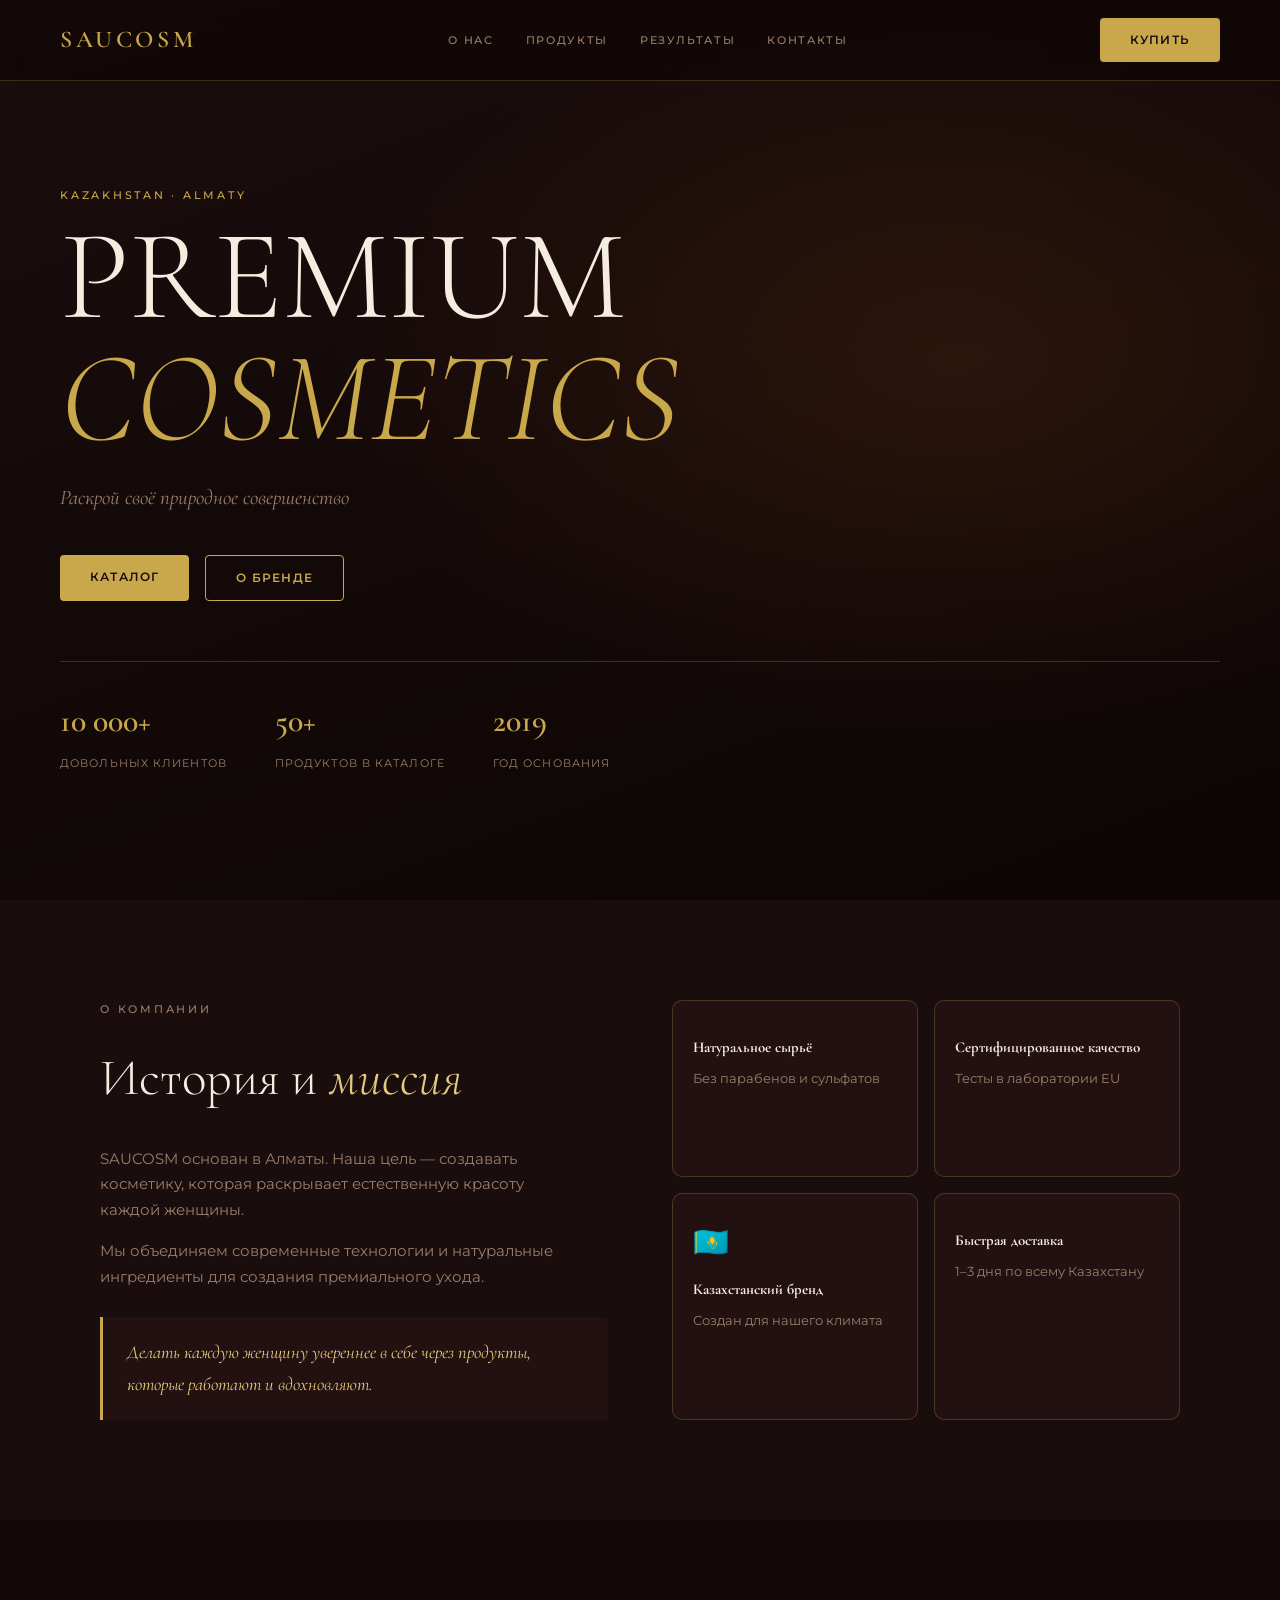
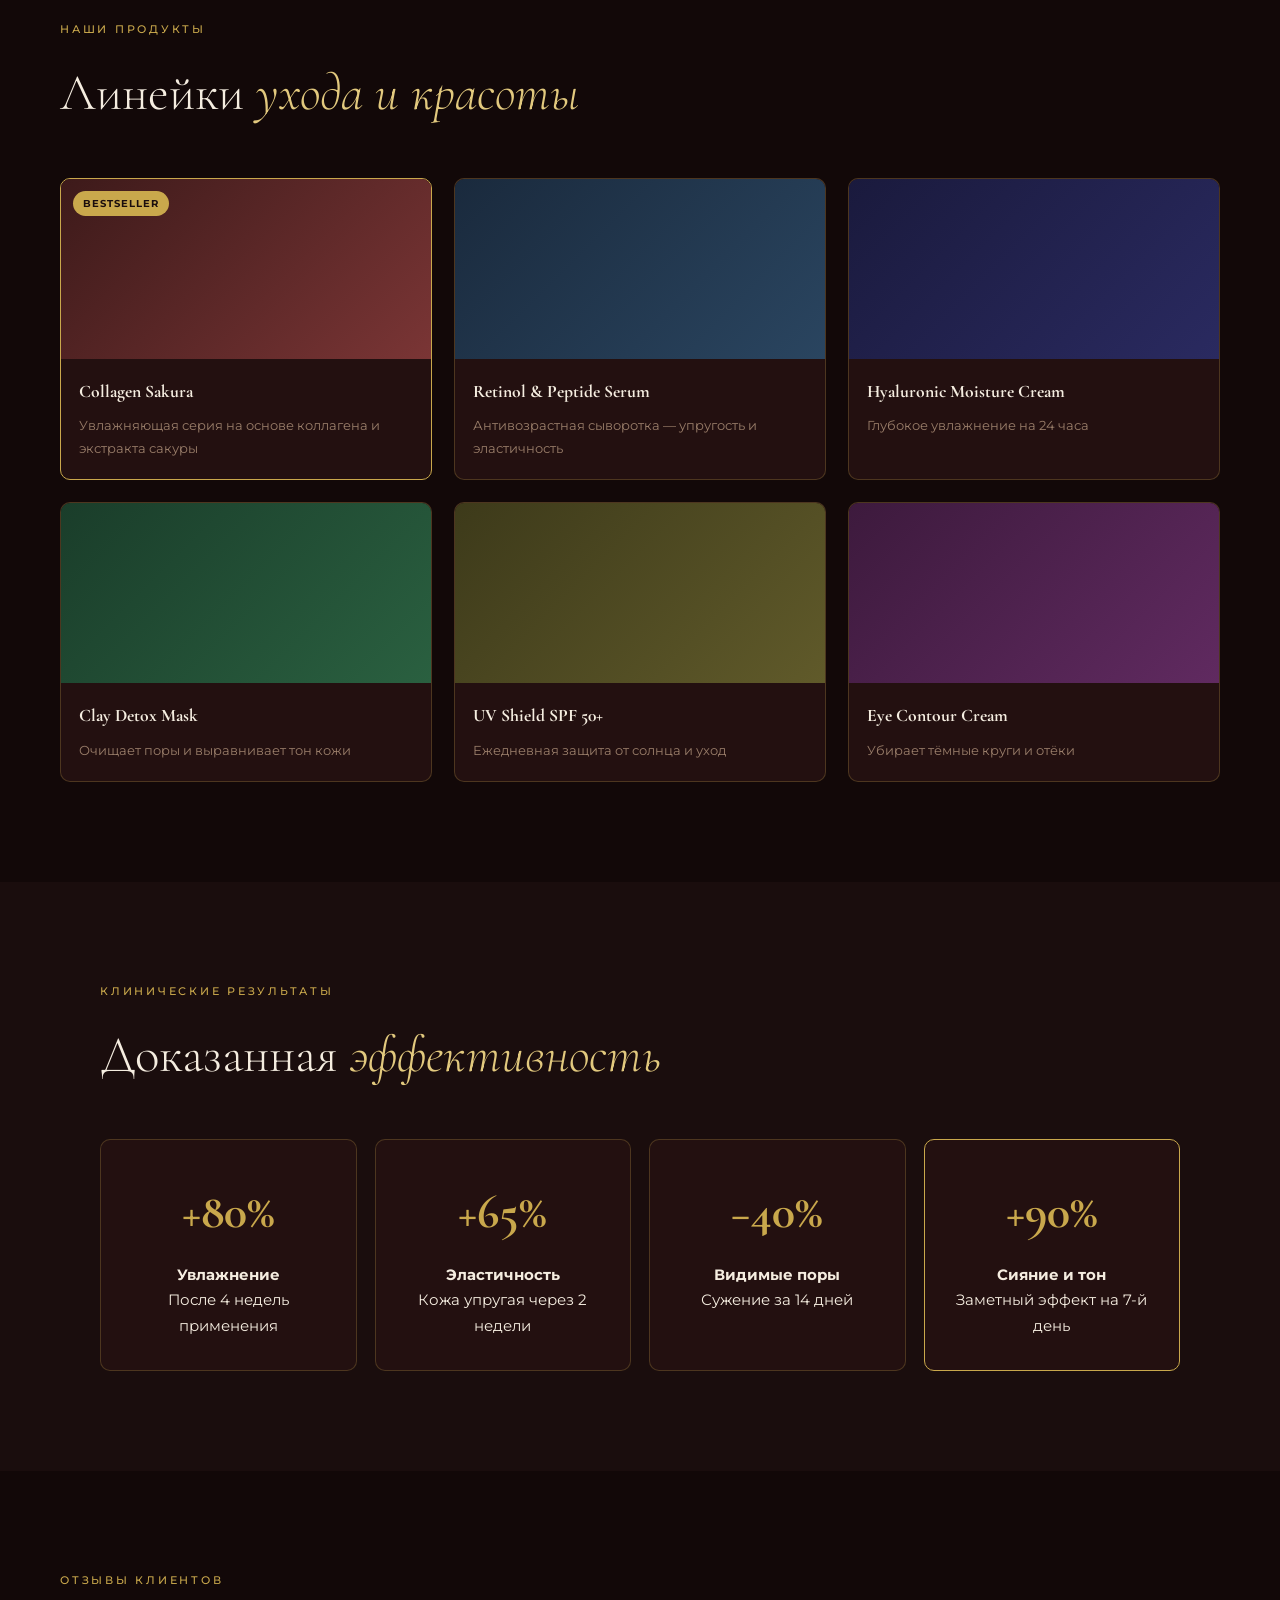
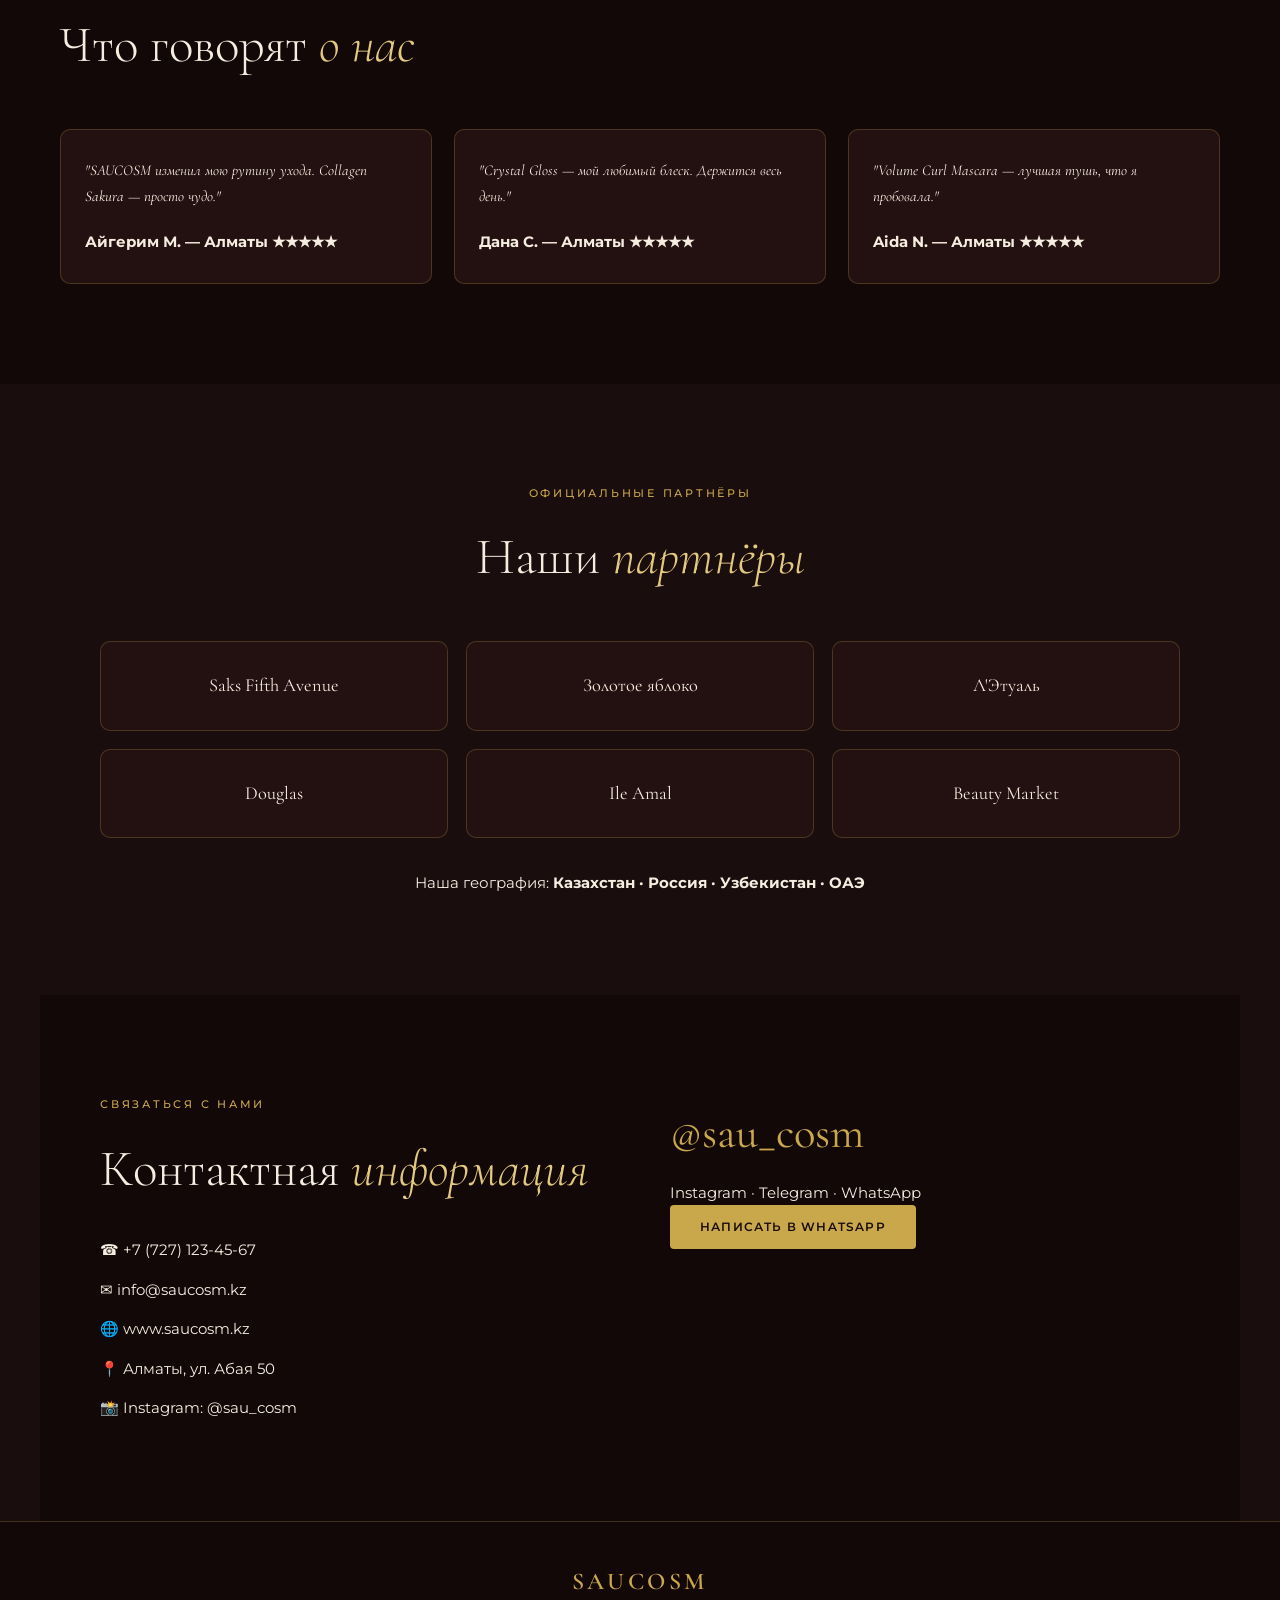
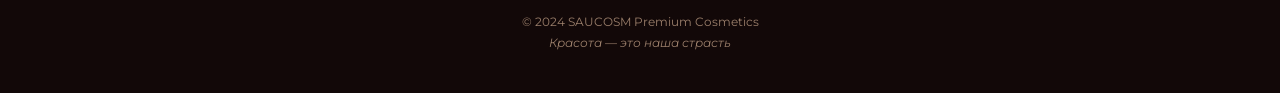
<file: index.html>
<!DOCTYPE html>
<html lang="ru">

<head>
  <meta charset="UTF-8">
  <meta name="viewport" content="width=device-width, initial-scale=1.0">
  <title>SAUCOSM — Premium Cosmetics</title>

  <link rel="stylesheet" href="style.css">

  <link href="https://fonts.googleapis.com/css2?family=Cormorant+Garamond:wght@300;400;500;600;700&family=Montserrat:wght@300;400;500;600&display=swap" rel="stylesheet">
</head>

<body>

  <!-- HEADER -->

  <header class="header">
    <div class="logo">SAUCOSM</div>

    <nav>
      <a href="#about">О нас</a>
      <a href="#products">Продукты</a>
      <a href="#results">Результаты</a>
      <a href="#contact">Контакты</a>
    </nav>

    <a href="#contact" class="btn-gold">Купить</a>
  </header>

  <!-- HERO -->

  <section class="hero">
    <p class="eyebrow">Kazakhstan · Almaty</p>

    <h1>
      PREMIUM<br>
      <em>COSMETICS</em>
    </h1>

    <p class="tagline">
      Раскрой своё природное совершенство
    </p>

    <div class="hero-buttons">
      <a href="#products" class="btn-gold">Каталог</a>
      <a href="#about" class="btn-outline">О бренде</a>
    </div>

    <div class="stats">

      <div class="stat">
        <strong>10 000+</strong>
        <span>Довольных клиентов</span>
      </div>

      <div class="stat">
        <strong>50+</strong>
        <span>Продуктов в каталоге</span>
      </div>

      <div class="stat">
        <strong>2019</strong>
        <span>Год основания</span>
      </div>

    </div>
  </section>

  <!-- ABOUT -->

  <section class="about" id="about">

    <div class="about-text">

      <p class="eyebrow">О компании</p>

      <h2>
        История и <em>миссия</em>
      </h2>

      <p>
        SAUCOSM основан в Алматы. Наша цель —
        создавать косметику, которая раскрывает
        естественную красоту каждой женщины.
      </p>

      <p>
        Мы объединяем современные технологии
        и натуральные ингредиенты для создания
        премиального ухода.
      </p>

      <blockquote>
        Делать каждую женщину увереннее в себе через продукты,
        которые работают и вдохновляют.
      </blockquote>

    </div>

    <div class="about-cards">

      <div class="card">
        <span class="icon"></span>
        <h4>Натуральное сырьё</h4>
        <p>Без парабенов и сульфатов</p>
      </div>

      <div class="card">
        <span class="icon"></span>
        <h4>Сертифицированное качество</h4>
        <p>Тесты в лаборатории EU</p>
      </div>

      <div class="card">
        <span class="icon">🇰🇿</span>
        <h4>Казахстанский бренд</h4>
        <p>Создан для нашего климата</p>
      </div>

      <div class="card">
        <span class="icon"></span>
        <h4>Быстрая доставка</h4>
        <p>1–3 дня по всему Казахстану</p>
      </div>

    </div>
  </section>

  <!-- PRODUCTS -->

  <section class="products" id="products">

    <p class="eyebrow">Наши продукты</p>

    <h2>
      Линейки <em>ухода и красоты</em>
    </h2>

    <div class="product-grid">

      <div class="product-card featured">
        <div class="product-img img1"></div>

        <h3>Collagen Sakura</h3>

        <p>
          Увлажняющая серия на основе
          коллагена и экстракта сакуры
        </p>
      </div>

      <div class="product-card">
        <div class="product-img img2"></div>

        <h3>Retinol & Peptide Serum</h3>

        <p>
          Антивозрастная сыворотка —
          упругость и эластичность
        </p>
      </div>

      <div class="product-card">
        <div class="product-img img3"></div>

        <h3>Hyaluronic Moisture Cream</h3>

        <p>
          Глубокое увлажнение на 24 часа
        </p>
      </div>

      <div class="product-card">
        <div class="product-img img4"></div>

        <h3>Clay Detox Mask</h3>

        <p>
          Очищает поры и выравнивает тон кожи
        </p>
      </div>

      <div class="product-card">
        <div class="product-img img5"></div>

        <h3>UV Shield SPF 50+</h3>

        <p>
          Ежедневная защита от солнца и уход
        </p>
      </div>

      <div class="product-card">
        <div class="product-img img6"></div>

        <h3>Eye Contour Cream</h3>

        <p>
          Убирает тёмные круги и отёки
        </p>
      </div>

    </div>
  </section>

  <!-- RESULTS -->

  <section class="results" id="results">

    <p class="eyebrow">Клинические результаты</p>

    <h2>
      Доказанная <em>эффективность</em>
    </h2>

    <div class="results-grid">

      <div class="result-card">
        <strong>+80%</strong>
        <h4>Увлажнение</h4>
        <p>После 4 недель применения</p>
      </div>

      <div class="result-card">
        <strong>+65%</strong>
        <h4>Эластичность</h4>
        <p>Кожа упругая через 2 недели</p>
      </div>

      <div class="result-card">
        <strong>−40%</strong>
        <h4>Видимые поры</h4>
        <p>Сужение за 14 дней</p>
      </div>

      <div class="result-card gold-card">
        <strong>+90%</strong>
        <h4>Сияние и тон</h4>
        <p>Заметный эффект на 7-й день</p>
      </div>

    </div>
  </section>

  <!-- REVIEWS -->

  <section class="reviews">

    <p class="eyebrow">Отзывы клиентов</p>

    <h2>
      Что говорят <em>о нас</em>
    </h2>

    <div class="reviews-grid">

      <div class="review-card">
        <p>
          "SAUCOSM изменил мою рутину ухода.
          Collagen Sakura — просто чудо."
        </p>

        <strong>Айгерим М. — Алматы ★★★★★</strong>
      </div>

      <div class="review-card">
        <p>
          "Crystal Gloss — мой любимый блеск.
          Держится весь день."
        </p>

        <strong>Дана С. — Алматы ★★★★★</strong>
      </div>

      <div class="review-card">
        <p>
          "Volume Curl Mascara —
          лучшая тушь, что я пробовала."
        </p>

        <strong>Aida N. — Алматы ★★★★★</strong>
      </div>

    </div>
  </section>

  <!-- PARTNERS -->

  <section class="partners">

    <p class="eyebrow">Официальные партнёры</p>

    <h2>
      Наши <em>партнёры</em>
    </h2>

    <div class="partners-grid">

      <div class="partner">Saks Fifth Avenue</div>
      <div class="partner">Золотое яблоко</div>
      <div class="partner">Л'Этуаль</div>
      <div class="partner">Douglas</div>
      <div class="partner">Ile Amal</div>
      <div class="partner">Beauty Market</div>

    </div>

    <p class="geography">
      Наша география:
      <strong>
        Казахстан · Россия · Узбекистан · ОАЭ
      </strong>
    </p>

  </section>

  <!-- CONTACT -->

  <section class="contact" id="contact">

    <div class="contact-info">

      <p class="eyebrow">Связаться с нами</p>

      <h2>
        Контактная <em>информация</em>
      </h2>

      <ul>
        <li>☎ +7 (727) 123-45-67</li>
        <li>✉ info@saucosm.kz</li>
        <li>🌐 www.saucosm.kz</li>
        <li>📍 Алматы, ул. Абая 50</li>
        <li>📸 Instagram: @sau_cosm</li>
      </ul>

    </div>

    <div class="contact-social">

      <p class="handle">@sau_cosm</p>

      <p>
        Instagram · Telegram · WhatsApp
      </p>

      <a
        href="https://wa.me/77271234567"
        class="btn-gold"
        target="_blank"
      >
        Написать в WhatsApp
      </a>

    </div>

  </section>

  <!-- FOOTER -->

  <footer>

    <p class="logo">SAUCOSM</p>

    <p>
      © 2024 SAUCOSM Premium Cosmetics
    </p>

    <p>
      <em>Красота — это наша страсть</em>
    </p>

  </footer>

</body>
</html>
</file>
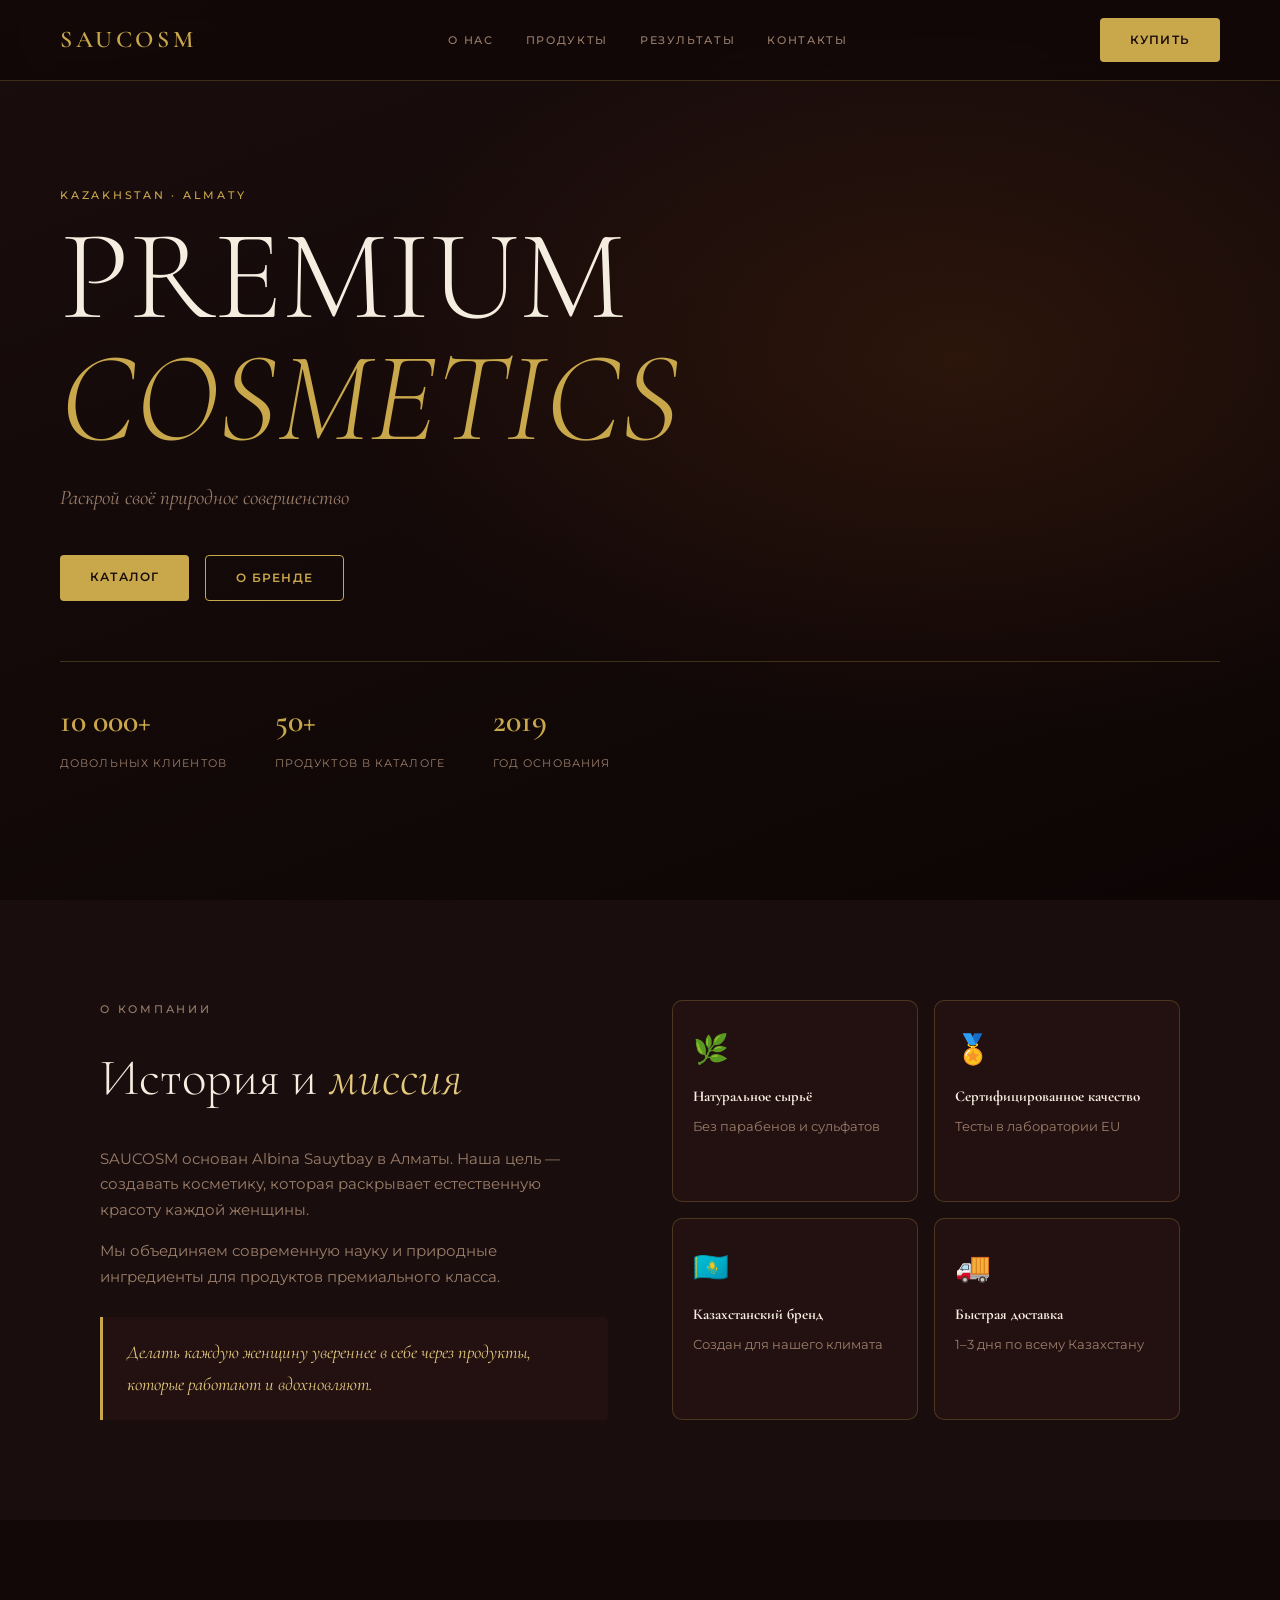
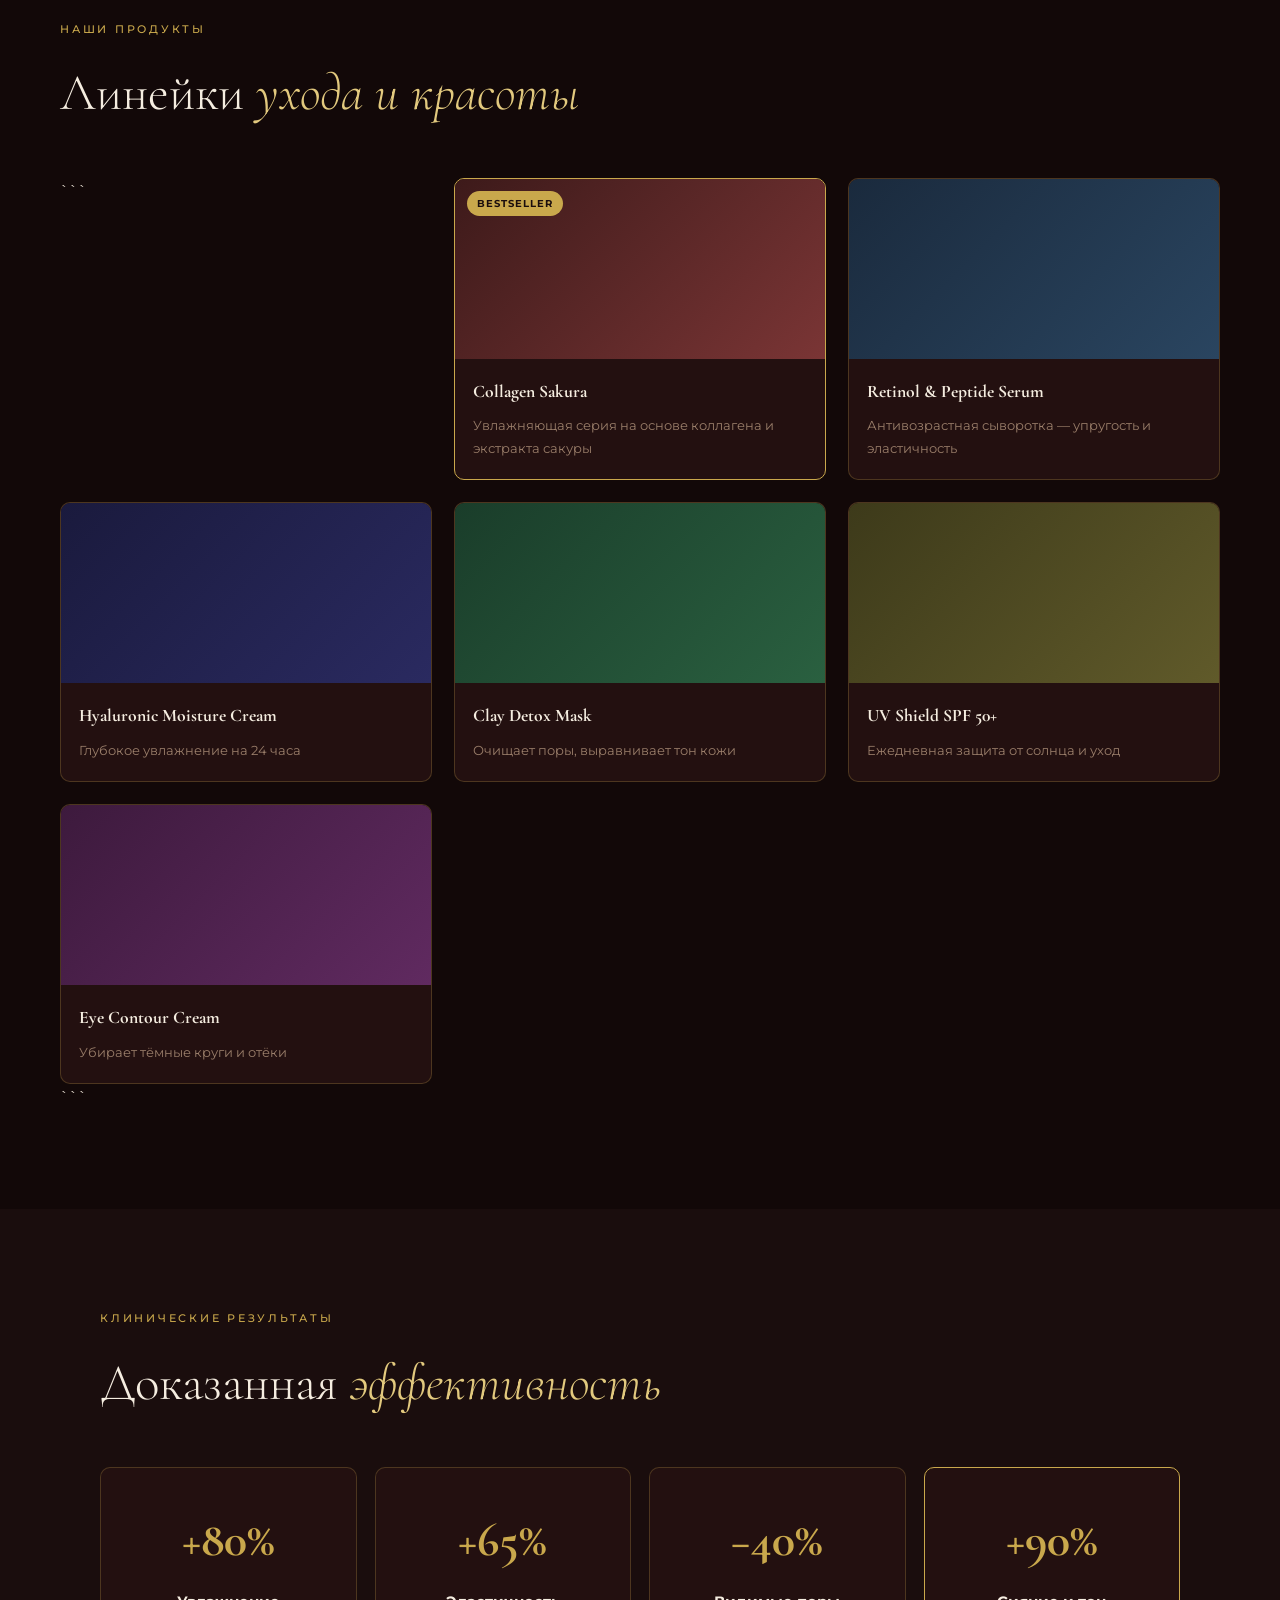
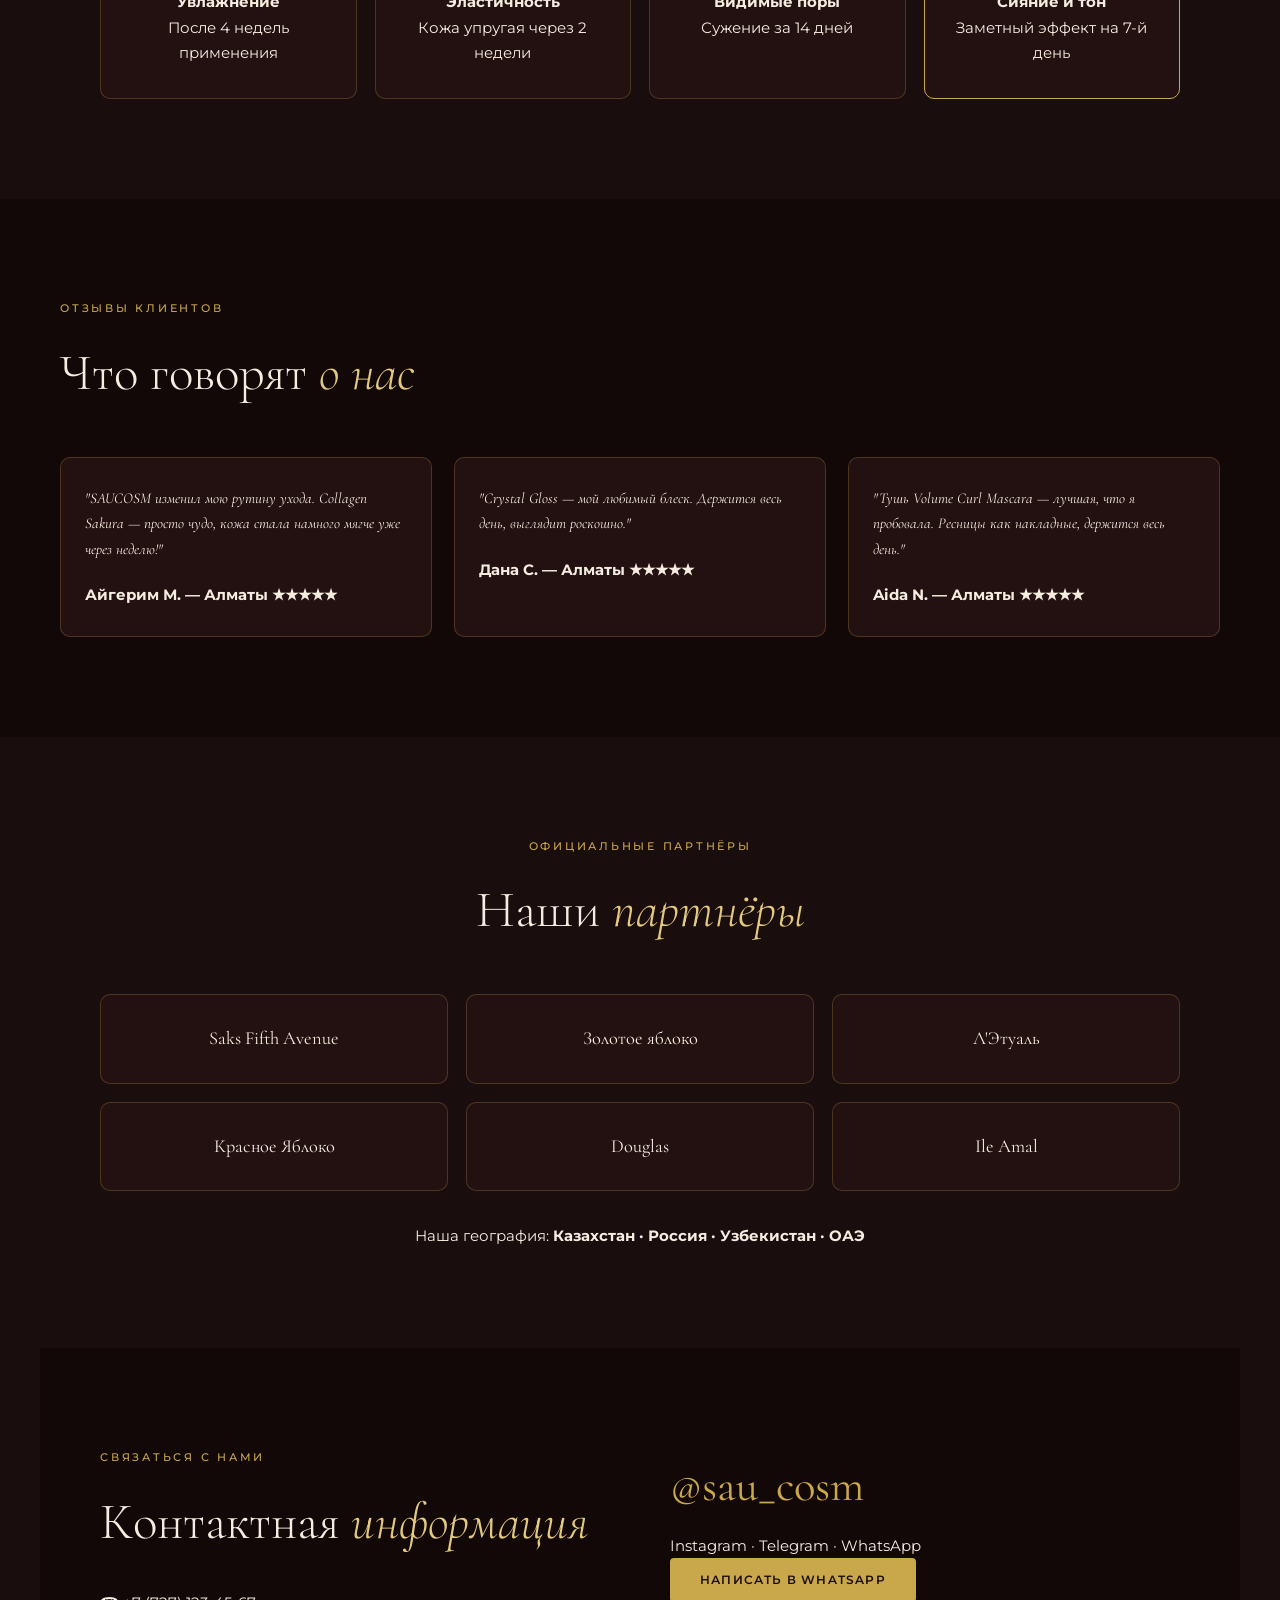
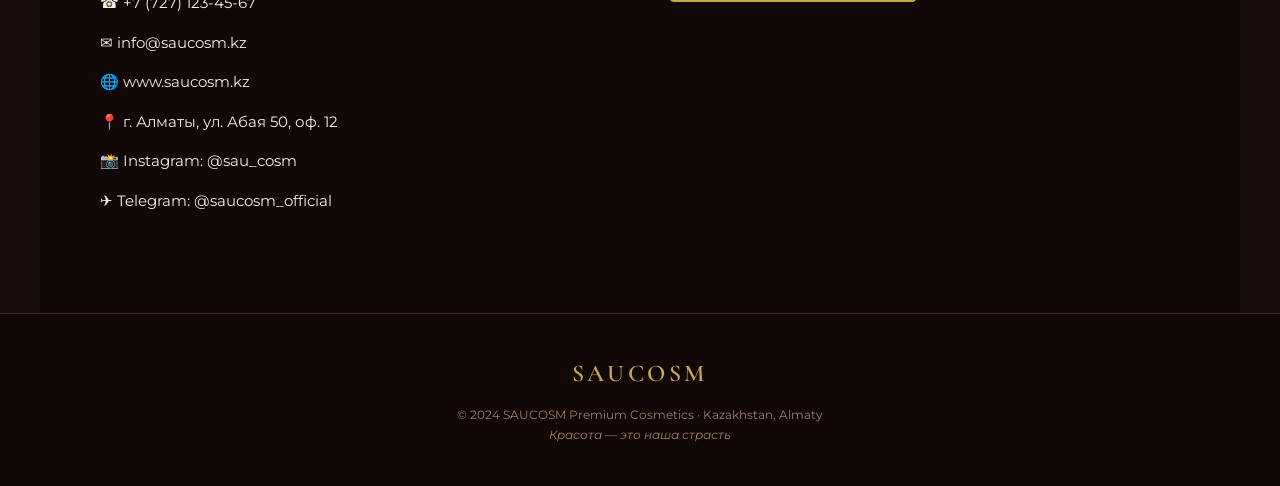
<file: index.html.html>
<!DOCTYPE html>

<!-- DOCTYPE говорит браузеру что это HTML5 страница -->

<html lang="ru">

<head>
  <!-- head — невидимая часть, здесь настройки страницы -->
  <meta charset="UTF-8"> <!-- кодировка, чтобы работали русские буквы -->
  <meta name="viewport" content="width=device-width, initial-scale=1.0"> <!-- адаптация под телефон -->
  <title>SAUCOSM — Premium Cosmetics</title> <!-- название вкладки в браузере -->
  <link rel="stylesheet" href="style.css"> <!-- подключаем наш файл стилей -->
  <!-- подключаем красивые шрифты с Google Fonts (бесплатно) -->
  <link href="https://fonts.googleapis.com/css2?family=Cormorant+Garamond:ital,wght@0,400;1,400&family=Montserrat:wght@300;400;500&display=swap" rel="stylesheet">
</head>

<body>
<!-- body — видимая часть страницы, всё что видит пользователь -->

  <!-- ===== ШАПКА (НАВИГАЦИЯ) ===== -->

  <header class="header">
    <div class="logo">SAUCOSM</div>
    <nav>
      <a href="#about">О нас</a>
      <a href="#products">Продукты</a>
      <a href="#results">Результаты</a>
      <a href="#contact">Контакты</a>
    </nav>
    <!-- кнопка ведёт на раздел контактов -->
    <a href="#contact" class="btn-gold">Купить</a>
  </header>

  <!-- ===== ГЛАВНЫЙ ЭКРАН ===== -->

  <section class="hero">
    <p class="eyebrow">Kazakhstan · Almaty</p>
    <h1>PREMIUM<br><em>COSMETICS</em></h1>
    <p class="tagline">Раскрой своё природное совершенство</p>
    <div class="hero-buttons">
      <a href="#products" class="btn-gold">Каталог</a>
      <a href="#about" class="btn-outline">О бренде</a>
    </div>
    <!-- блок с ключевыми цифрами -->
    <div class="stats">
      <div class="stat">
        <strong>10 000+</strong>
        <span>Довольных клиентов</span>
      </div>
      <div class="stat">
        <strong>50+</strong>
        <span>Продуктов в каталоге</span>
      </div>
      <div class="stat">
        <strong>2019</strong>
        <span>Год основания</span>
      </div>
    </div>
  </section>

  <!-- ===== О КОМПАНИИ ===== -->

  <section class="about" id="about">
    <!-- левая колонка — текст -->
    <div class="about-text">
      <p class="eyebrow">О компании</p>
      <h2>История и <em>миссия</em></h2>
      <p>SAUCOSM основан Albina Sauytbay в Алматы. Наша цель — создавать косметику, которая раскрывает естественную красоту каждой женщины.</p>
      <p>Мы объединяем современную науку и природные ингредиенты для продуктов премиального класса.</p>
      <blockquote>
        Делать каждую женщину увереннее в себе через продукты, которые работают и вдохновляют.
      </blockquote>
    </div>
    <!-- правая колонка — карточки преимуществ -->
    <div class="about-cards">
      <div class="card">
        <span class="icon">🌿</span>
        <h4>Натуральное сырьё</h4>
        <p>Без парабенов и сульфатов</p>
      </div>
      <div class="card">
        <span class="icon">🏅</span>
        <h4>Сертифицированное качество</h4>
        <p>Тесты в лаборатории EU</p>
      </div>
      <div class="card">
        <span class="icon">🇰🇿</span>
        <h4>Казахстанский бренд</h4>
        <p>Создан для нашего климата</p>
      </div>
      <div class="card">
        <span class="icon">🚚</span>
        <h4>Быстрая доставка</h4>
        <p>1–3 дня по всему Казахстану</p>
      </div>
    </div>
  </section>

  <!-- ===== ПРОДУКТЫ ===== -->

  <section class="products" id="products">
    <p class="eyebrow">Наши продукты</p>
    <h2>Линейки <em>ухода и красоты</em></h2>
    <div class="product-grid">

```
  <div class="product-card featured">
    <div class="product-img img1"></div>
    <h3>Collagen Sakura</h3>
    <p>Увлажняющая серия на основе коллагена и экстракта сакуры</p>
  </div>

  <div class="product-card">
    <div class="product-img img2"></div>
    <h3>Retinol & Peptide Serum</h3>
    <p>Антивозрастная сыворотка — упругость и эластичность</p>
  </div>

  <div class="product-card">
    <div class="product-img img3"></div>
    <h3>Hyaluronic Moisture Cream</h3>
    <p>Глубокое увлажнение на 24 часа</p>
  </div>

  <div class="product-card">
    <div class="product-img img4"></div>
    <h3>Clay Detox Mask</h3>
    <p>Очищает поры, выравнивает тон кожи</p>
  </div>

  <div class="product-card">
    <div class="product-img img5"></div>
    <h3>UV Shield SPF 50+</h3>
    <p>Ежедневная защита от солнца и уход</p>
  </div>

  <div class="product-card">
    <div class="product-img img6"></div>
    <h3>Eye Contour Cream</h3>
    <p>Убирает тёмные круги и отёки</p>
  </div>

</div>
```

  </section>

  <!-- ===== РЕЗУЛЬТАТЫ ===== -->

  <section class="results" id="results">
    <p class="eyebrow">Клинические результаты</p>
    <h2>Доказанная <em>эффективность</em></h2>
    <div class="results-grid">
      <div class="result-card">
        <strong>+80%</strong>
        <h4>Увлажнение</h4>
        <p>После 4 недель применения</p>
      </div>
      <div class="result-card">
        <strong>+65%</strong>
        <h4>Эластичность</h4>
        <p>Кожа упругая через 2 недели</p>
      </div>
      <div class="result-card">
        <strong>−40%</strong>
        <h4>Видимые поры</h4>
        <p>Сужение за 14 дней</p>
      </div>
      <div class="result-card gold-card">
        <strong>+90%</strong>
        <h4>Сияние и тон</h4>
        <p>Заметный эффект на 7-й день</p>
      </div>
    </div>
  </section>

  <!-- ===== ОТЗЫВЫ ===== -->

  <section class="reviews">
    <p class="eyebrow">Отзывы клиентов</p>
    <h2>Что говорят <em>о нас</em></h2>
    <div class="reviews-grid">
      <div class="review-card">
        <p>"SAUCOSM изменил мою рутину ухода. Collagen Sakura — просто чудо, кожа стала намного мягче уже через неделю!"</p>
        <strong>Айгерим М. — Алматы ★★★★★</strong>
      </div>
      <div class="review-card">
        <p>"Crystal Gloss — мой любимый блеск. Держится весь день, выглядит роскошно."</p>
        <strong>Дана С. — Алматы ★★★★★</strong>
      </div>
      <div class="review-card">
        <p>"Тушь Volume Curl Mascara — лучшая, что я пробовала. Ресницы как накладные, держится весь день."</p>
        <strong>Aida N. — Алматы ★★★★★</strong>
      </div>
    </div>
  </section>

  <!-- ===== ПАРТНЁРЫ ===== -->

  <section class="partners">
    <p class="eyebrow">Официальные партнёры</p>
    <h2>Наши <em>партнёры</em></h2>
    <div class="partners-grid">
      <div class="partner">Saks Fifth Avenue</div>
      <div class="partner">Золотое яблоко</div>
      <div class="partner">Л'Этуаль</div>
      <div class="partner">Красное Яблоко</div>
      <div class="partner">Douglas</div>
      <div class="partner">Ile Amal</div>
    </div>
    <p class="geography">
      Наша география: <strong>Казахстан · Россия · Узбекистан · ОАЭ</strong>
    </p>
  </section>

  <!-- ===== КОНТАКТЫ ===== -->

  <section class="contact" id="contact">
    <div class="contact-info">
      <p class="eyebrow">Связаться с нами</p>
      <h2>Контактная <em>информация</em></h2>
      <ul>
        <li>☎ +7 (727) 123-45-67</li>
        <li>✉ info@saucosm.kz</li>
        <li>🌐 www.saucosm.kz</li>
        <li>📍 г. Алматы, ул. Абая 50, оф. 12</li>
        <li>📸 Instagram: @sau_cosm</li>
        <li>✈ Telegram: @saucosm_official</li>
      </ul>
    </div>
    <div class="contact-social">
      <p class="handle">@sau_cosm</p>
      <p>Instagram · Telegram · WhatsApp</p>
      <!-- замените номер на реальный: 7 + номер без пробелов -->
      <a href="https://wa.me/77271234567" class="btn-gold" target="_blank">Написать в WhatsApp</a>
    </div>
  </section>

  <!-- ===== ПОДВАЛ ===== -->

  <footer>
    <p class="logo">SAUCOSM</p>
    <p>© 2024 SAUCOSM Premium Cosmetics · Kazakhstan, Almaty</p>
    <p><em>Красота — это наша страсть</em></p>
  </footer>

</body>
</html>
</file>
<file: style.css>
:root {
  --bg: #1a0d0d;
  --surface: #231010;
  --gold: #c9a84c;
  --gold-lt: #e2c97e;
  --cream: #f5ede0;
  --muted: #9a7e6a;
  --border: rgba(201, 168, 76, 0.25);

  --font-title: 'Cormorant Garamond', serif;
  --font-text: 'Montserrat', sans-serif;
}

/* ===== RESET ===== */

* {
  margin: 0;
  padding: 0;
  box-sizing: border-box;
}

html {
  scroll-behavior: smooth;
}

body {
  background-color: var(--bg);
  color: var(--cream);
  font-family: var(--font-text);
  font-size: 15px;
  line-height: 1.7;
}

a {
  text-decoration: none;
  color: inherit;
}

ul {
  list-style: none;
}

/* ===== HELPERS ===== */

.eyebrow {
  font-size: 11px;
  font-weight: 500;
  letter-spacing: 0.25em;
  text-transform: uppercase;
  color: var(--gold);
  display: block;
  margin-bottom: 12px;
}

h2 {
  font-family: var(--font-title);
  font-size: clamp(2rem, 5vw, 3.2rem);
  font-weight: 300;
  color: var(--cream);
  margin-bottom: 24px;
}

h2 em {
  font-style: italic;
  color: var(--gold-lt);
}

/* ===== BUTTONS ===== */

.btn-gold {
  display: inline-block;
  padding: 12px 30px;
  background-color: var(--gold);
  color: var(--bg);
  font-size: 12px;
  font-weight: 600;
  letter-spacing: 0.1em;
  text-transform: uppercase;
  border-radius: 4px;
  transition: 0.3s;
}

.btn-gold:hover {
  background-color: var(--gold-lt);
}

.btn-outline {
  display: inline-block;
  padding: 12px 30px;
  background-color: transparent;
  color: var(--gold);
  border: 1px solid var(--gold);
  border-radius: 4px;
  font-size: 12px;
  font-weight: 600;
  letter-spacing: 0.1em;
  text-transform: uppercase;
  transition: 0.3s;
}

.btn-outline:hover {
  background-color: rgba(201, 168, 76, 0.1);
}

/* ================================================
   HEADER
   ================================================ */

.header {
  position: fixed;
  top: 0;
  left: 0;
  right: 0;

  z-index: 100;

  display: flex;
  align-items: center;
  justify-content: space-between;

  padding: 18px 60px;

  background-color: rgba(18, 8, 8, 0.92);
  backdrop-filter: blur(10px);

  border-bottom: 1px solid var(--border);
}

.logo {
  font-family: var(--font-title);
  font-size: 1.5rem;
  font-weight: 600;
  letter-spacing: 0.15em;
  color: var(--gold);
}

.header nav {
  display: flex;
  gap: 32px;
}

.header nav a {
  font-size: 11px;
  font-weight: 500;
  letter-spacing: 0.15em;
  text-transform: uppercase;
  color: var(--muted);
  transition: 0.3s;
}

.header nav a:hover {
  color: var(--gold-lt);
}

/* ================================================
   HERO
   ================================================ */

.hero {
  min-height: 100vh;

  display: flex;
  flex-direction: column;
  justify-content: center;

  padding: 140px 60px 80px;

  background:
    radial-gradient(
      ellipse 70% 60% at 75% 40%,
      rgba(139, 69, 19, 0.2) 0%,
      transparent 70%
    ),
    linear-gradient(160deg, #1a0d0d 0%, #0d0505 100%);
}

.hero h1 {
  font-family: var(--font-title);
  font-size: clamp(4rem, 10vw, 8rem);
  font-weight: 300;
  line-height: 0.95;

  margin-bottom: 20px;
}

.hero h1 em {
  display: block;
  font-style: italic;
  color: var(--gold);
}

.tagline {
  font-family: var(--font-title);
  font-size: 1.3rem;
  font-style: italic;
  color: var(--muted);

  margin-bottom: 40px;
}

.hero-buttons {
  display: flex;
  gap: 16px;
  margin-bottom: 60px;
}

.stats {
  display: flex;
  gap: 48px;

  padding-top: 32px;

  border-top: 1px solid var(--border);
}

.stat strong {
  display: block;

  font-family: var(--font-title);
  font-size: 2rem;
  font-weight: 600;

  color: var(--gold);
}

.stat span {
  font-size: 11px;
  letter-spacing: 0.1em;
  text-transform: uppercase;
  color: var(--muted);
}

/* ================================================
   ABOUT
   ================================================ */

.about {
  display: grid;
  grid-template-columns: 1fr 1fr;
  gap: 64px;

  padding: 100px 60px;

  max-width: 1200px;
  margin: 0 auto;
}

.about-text p {
  color: var(--muted);
  margin-bottom: 16px;
  max-width: 460px;
}

blockquote {
  margin-top: 28px;
  padding: 20px 24px;

  border-left: 3px solid var(--gold);
  border-radius: 0 4px 4px 0;

  background-color: var(--surface);

  font-family: var(--font-title);
  font-size: 1.15rem;
  font-style: italic;

  color: var(--gold-lt);
}

.about-cards {
  display: grid;
  grid-template-columns: 1fr 1fr;
  gap: 16px;
}

.card {
  background-color: var(--surface);
  border: 1px solid var(--border);
  border-radius: 10px;

  padding: 24px 20px;

  transition: 0.3s;
}

.card:hover {
  transform: translateY(-4px);
  border-color: var(--gold);
}

.card .icon {
  font-size: 1.8rem;
  display: block;
  margin-bottom: 10px;
}

.card h4 {
  font-family: var(--font-title);
  margin-bottom: 6px;
}

.card p {
  font-size: 13px;
  color: var(--muted);
}

/* ================================================
   PRODUCTS
   ================================================ */

.products {
  background-color: #120808;
  padding: 100px 60px;
}

.products .eyebrow,
.products h2 {
  max-width: 1200px;
  margin-left: auto;
  margin-right: auto;
}

.product-grid {
  display: grid;
  grid-template-columns: repeat(3, 1fr);

  gap: 22px;

  max-width: 1200px;
  margin: 40px auto 0;
}

/* ===== FIXED CARDS ===== */

.product-card {
  display: flex;
  flex-direction: column;

  background-color: var(--surface);

  border: 1px solid var(--border);
  border-radius: 10px;

  overflow: hidden;
  position: relative;

  transition: 0.3s;

  height: 100%;
}

.product-card:hover {
  transform: translateY(-6px);
  border-color: var(--gold);
}

.product-card.featured {
  border-color: var(--gold);
}

.product-card.featured::before {
  content: "BESTSELLER";

  position: absolute;
  top: 12px;
  left: 12px;

  z-index: 2;

  background-color: var(--gold);
  color: var(--bg);

  padding: 4px 10px;

  border-radius: 100px;

  font-size: 10px;
  font-weight: 700;
  letter-spacing: 0.1em;
}

.product-img {
  width: 100%;
  height: 180px;

  flex-shrink: 0;
}

.img1 {
  background: linear-gradient(135deg, #3d1a1a, #7a3535);
}

.img2 {
  background: linear-gradient(135deg, #1a2a3d, #2a4560);
}

.img3 {
  background: linear-gradient(135deg, #1a1a3d, #2a2a60);
}

.img4 {
  background: linear-gradient(135deg, #1a3d2a, #2a6040);
}

.img5 {
  background: linear-gradient(135deg, #3d3a1a, #605a2a);
}

.img6 {
  background: linear-gradient(135deg, #3d1a3d, #602a60);
}

.product-card h3 {
  font-family: var(--font-title);
  font-size: 1.1rem;

  padding: 18px 18px 8px;
}

.product-card p {
  padding: 0 18px 20px;

  color: var(--muted);
  font-size: 13px;

  flex-grow: 1;
}

/* ================================================
   RESULTS
   ================================================ */

.results {
  padding: 100px 60px;

  max-width: 1200px;
  margin: 0 auto;
}

.results-grid {
  display: grid;
  grid-template-columns: repeat(4, 1fr);

  gap: 18px;

  margin-top: 40px;
}

.result-card {
  background-color: var(--surface);

  border: 1px solid var(--border);
  border-radius: 10px;

  padding: 32px 22px;

  text-align: center;
}

.result-card strong {
  display: block;

  font-family: var(--font-title);
  font-size: 3rem;

  color: var(--gold);

  margin-bottom: 8px;
}

.gold-card {
  border-color: var(--gold);
}

/* ================================================
   REVIEWS
   ================================================ */

.reviews {
  background-color: #120808;
  padding: 100px 60px;
}

.reviews-grid {
  display: grid;
  grid-template-columns: repeat(3, 1fr);

  gap: 22px;

  max-width: 1200px;
  margin: 40px auto 0;
}

.review-card {
  background-color: var(--surface);

  border: 1px solid var(--border);
  border-radius: 10px;

  padding: 28px 24px;
}

.review-card p {
  font-family: var(--font-title);
  font-style: italic;

  margin-bottom: 20px;
}

/* ================================================
   PARTNERS
   ================================================ */

.partners {
  padding: 100px 60px;

  max-width: 1200px;
  margin: 0 auto;

  text-align: center;
}

.partners-grid {
  display: grid;
  grid-template-columns: repeat(3, 1fr);

  gap: 18px;

  margin: 40px 0 32px;
}

.partner {
  background-color: var(--surface);

  border: 1px solid var(--border);
  border-radius: 10px;

  padding: 28px 20px;

  font-family: var(--font-title);
  font-size: 1.15rem;

  transition: 0.3s;
}

.partner:hover {
  transform: translateY(-4px);
  border-color: var(--gold);
}

/* ================================================
   CONTACT
   ================================================ */

.contact {
  background-color: #120808;

  padding: 100px 60px;

  display: grid;
  grid-template-columns: 1fr 1fr;
  gap: 60px;

  max-width: 1200px;
  margin: 0 auto;
}

.contact-info ul {
  margin-top: 12px;

  display: flex;
  flex-direction: column;
  gap: 14px;
}

.handle {
  font-family: var(--font-title);
  font-size: 2.8rem;

  color: var(--gold);

  margin-bottom: 8px;
}

/* ================================================
   FOOTER
   ================================================ */

footer {
  background-color: #120808;

  border-top: 1px solid var(--border);

  padding: 40px 60px;

  text-align: center;
}

footer .logo {
  margin-bottom: 10px;
}

footer p {
  font-size: 12px;
  color: var(--muted);
}

/* ================================================
   RESPONSIVE
   ================================================ */

@media (max-width: 1024px) {

  .header {
    padding: 16px 30px;
  }

  .hero {
    padding: 120px 30px 60px;
  }

  .about {
    grid-template-columns: 1fr;
    padding: 80px 30px;
  }

  .products {
    padding: 80px 30px;
  }

  .product-grid {
    grid-template-columns: repeat(2, 1fr);
  }

  .results {
    padding: 80px 30px;
  }

  .results-grid {
    grid-template-columns: repeat(2, 1fr);
  }

  .reviews {
    padding: 80px 30px;
  }

  .reviews-grid {
    grid-template-columns: 1fr;
  }

  .partners {
    padding: 80px 30px;
  }

  .partners-grid {
    grid-template-columns: repeat(2, 1fr);
  }

  .contact {
    grid-template-columns: 1fr;
    padding: 80px 30px;
  }

  footer {
    padding: 32px 30px;
  }
}

@media (max-width: 640px) {

  .header nav {
    display: none;
  }

  .hero h1 {
    font-size: 3.5rem;
  }

  .stats {
    flex-direction: column;
    gap: 20px;
  }

  .product-grid {
    grid-template-columns: 1fr;
  }

  .results-grid {
    grid-template-columns: 1fr;
  }

  .partners-grid {
    grid-template-columns: 1fr;
  }

  .about-cards {
    grid-template-columns: 1fr;
  }
}
</file>
